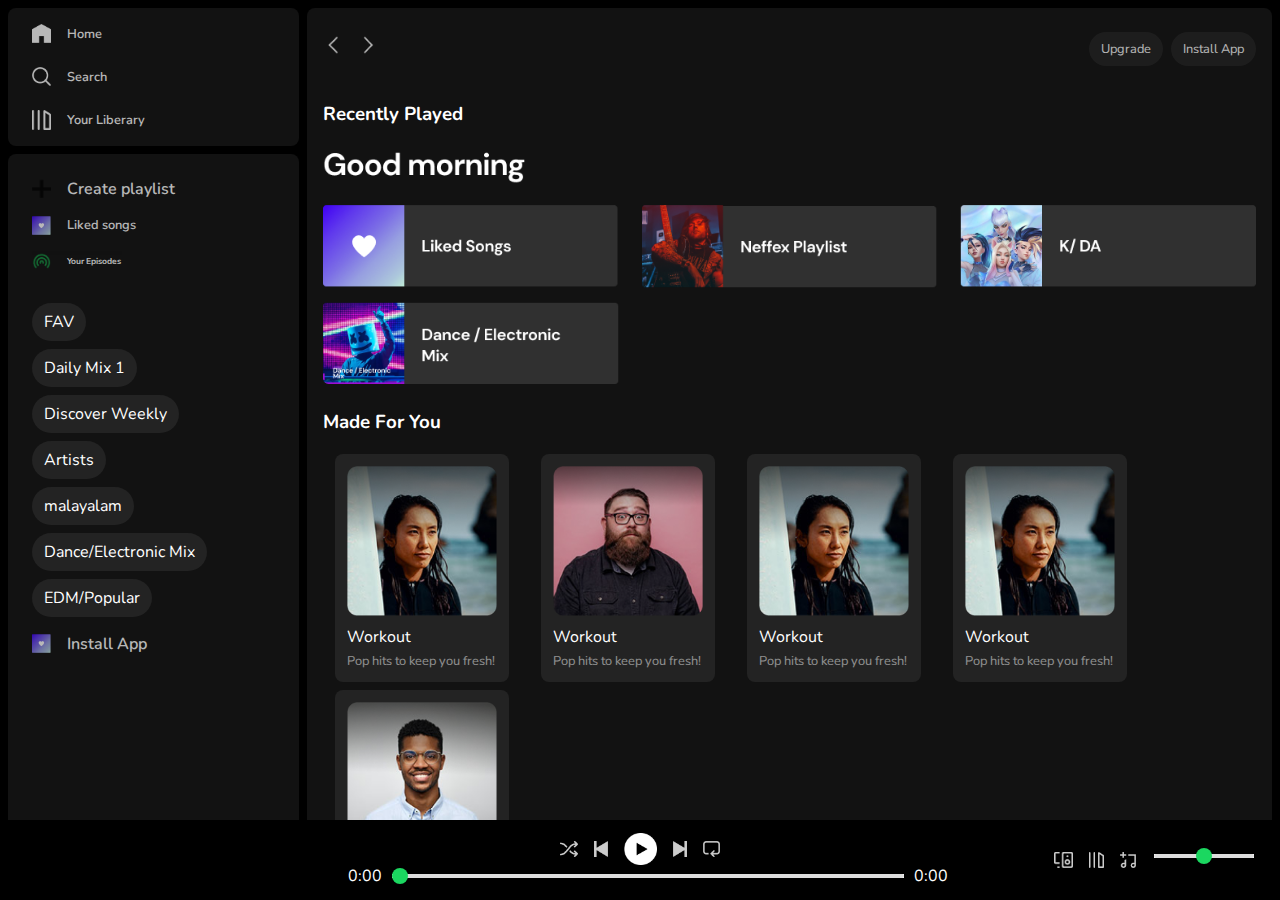
<file: index.html>
<!DOCTYPE html>
<html>
  <head>
    <meta charset="utf-8" />
    <meta http-equiv="X-UA-Compatible" content="IE=edge" />
    <title>Spotify - Web Player: Music for everyone</title>
    <meta name="description" content="Spotify clone made using html,css" />
    <meta name="viewport" content="width=device-width, initial-scale=1" />
    <link rel="stylesheet" href="./styles.css" />
    <link rel="icon" type="image/x-icon" href="./assets/logo.png" />

    <link rel="preconnect" href="https://fonts.googleapis.com" />
    <link rel="preconnect" href="https://fonts.gstatic.com" crossorigin />
    <link
      href="https://fonts.googleapis.com/css2?family=Nunito:wght@300;400;700&display=swap"
      rel="stylesheet"
    />
  </head>
  <body>
    
    <div class="container">
      <div class="sidebar">
        <div class="top-icons">
          <div class="link-flex">
            <img src="home.png" alt="Home" />
            <a href="#">Home</a>
          </div>
          <div class="link-flex">
            <img src="search.png" alt="Search" />
            <a href="#">Search</a>
          </div>
          <div class="link-flex">
           <img src="playlist.png" alt="Library" />
           <a href="#">Your Liberary</a>
          </div>
       </div>
        <div class="library">
          <div class="album-flex">
            <div class="link-flex">
              <img src="Vector.png" alt="Library" />
              <p><a href="playlist.html" target="_blank"> Create playlist</a></p>
            </div>
            <div class="link-flex">
              <img src="Group 2.png" alt="Library" />
              <a>Liked songs</a>
            </div>
            <div class="link-flex">
              <img src="gg_media-podcast.png" alt="Library" />
              <h6>Your Episodes</h6>
            </div>
            
            

          </div>
          
         
          
          <div class="album-flex">
            
            <div>
              <div class="chip">FAV</div>
              <div class="chip">Daily Mix 1</div>
              <div class="chip">Discover Weekly</div>
              <div class="chip">Artists</div>
              <div class="chip">malayalam</div>
              <div class="chip">Dance/Electronic Mix</div>
              <div class="chip">EDM/Popular</div>
            </div>
            <div class="link-flex">
              <img src="Group 2.png" alt="Library" />
              <p>Install App</p>
            </div>
            
           
            
           
            
           
           
            
           
           
            
            <div class="link-flex album-flex">
              
            </div>
            <div class="link-flex album-flex">
              
            </div>
          </div>
          <!-- Put your playlists here -->
        </div>
      </div>
      <div class="main-content">
        <div class="navbar">
          <div class="link-flex">
            <img src="back_navigation.png" />
            <img src="forward_navigation.png" />
          </div>
          <!-- Navbar content -->
          <div class="link-flex" style="gap: 0; column-gap: 0.5rem">
            <div class="chip">Upgrade</div>
            <div class="chip">Install App</div>
          </div>
        </div>
        <h3>Recently Played</h3>
        <div class="cards-container">
          <div class="card1">
            <img src="Title + playlists.png" class="card-img" />
            
          </div>
          
        </div>
        <h3>Made For You</h3>
        <div class="cards-container">
          <div class="card">
            <img src="Rectangle 16 (3).png" class="card-img" />
            <p class="card-name">Workout</p>
            <p class="card-description">Pop hits to keep you fresh!</p>
          </div>
          <div class="card">
            <img src="Rectangle 16.png" class="card-img" />
            <p class="card-name">Workout</p>
            <p class="card-description">Pop hits to keep you fresh!</p>
          </div>
          <div class="card">
            <img src="Rectangle 16 (3).png" class="card-img" />
            <p class="card-name">Workout</p>
            <p class="card-description">Pop hits to keep you fresh!</p>
          </div>
          <div class="card">
            <img src="Rectangle 16 (3).png" class="card-img" />
            <p class="card-name">Workout</p>
            <p class="card-description">Pop hits to keep you fresh!</p>
          </div>
          <div class="card">
            <img src="Rectangle 16 (2).png" class="card-img" />
            <p class="card-name">Workout</p>
            <p class="card-description">Pop hits to keep you fresh!</p>
          </div>

        </div>
       
        <div class="cards-container">
          
        </div>
      </div>
      <div class="player">
        <div class="volume-controls"></div>
        <div class="player-center">
          <div class="player-controls">
            <img
              style="height: 1rem; margin-right: 1rem; opacity: 0.8"
              src="shuffle.png"
            />
            <img
              style="height: 1rem; margin-right: 1rem; opacity: 0.8"
              src="previous_musicbar.png"
            />
            <img
              style="height: 2rem; margin-right: 1rem"
              src="play_musicbar.png"
            />
            <img
              style="height: 1rem; margin-right: 1rem; opacity: 0.8"
              src="next_musicbar.png"
            />
            <img
              style="height: 1rem; margin-right: 1rem; opacity: 0.8"
              src="loop.png"
            />
          </div>
          <div class="player-timeline">
            <span class="current-time">0:00</span>
            <input
              type="range"
              class="timeline-slider"
              min="0"
              max="100"
              step="1"
              value="0"
            />
            <span class="total-time">0:00</span>
          </div>
        </div>

        <div class="volume-controls">
          <img
            src="device.png"
            style="height: 1rem; margin-right: 1rem; opacity: 0.8"
            alt="Volume"
          />
          <img
            src="playlist.png"
            style="height: 1rem; margin-right: 1rem; opacity: 0.8"
            alt="Settings"
          />
          <img
            src="music.png"
            style="height: 1rem; margin-right: 1rem; opacity: 0.8"
            alt="Fullscreen"
          />
          <input
            type="range"
            class="volume-slider"
            min="0"
            max="100"
            step="1"
            value="50"
          />
        </div>
      </div>
    </div>
  </body>
</html>
</file>
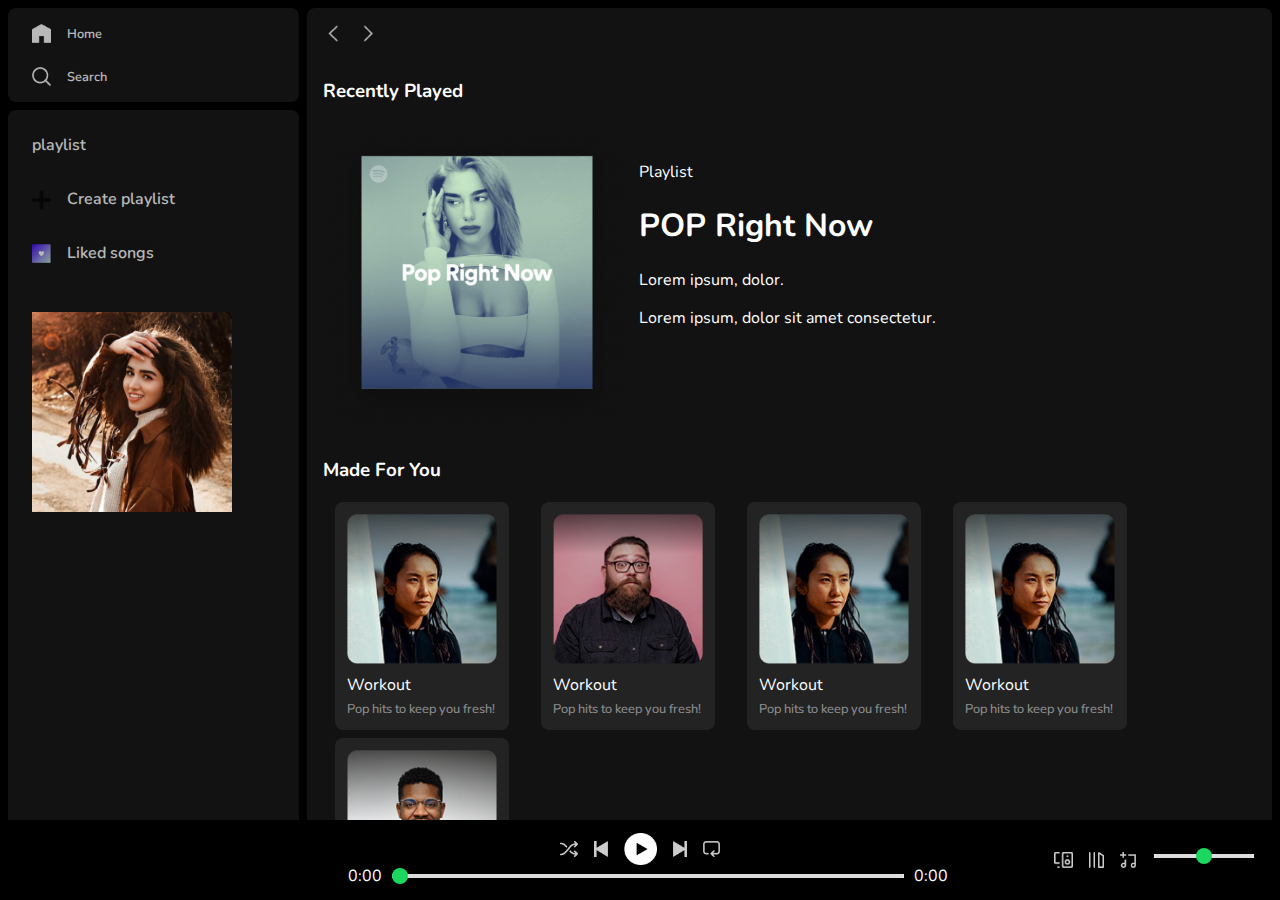
<file: playlist.html>
<!DOCTYPE html>
<html>
  <head>
    <meta charset="utf-8" />
    <meta http-equiv="X-UA-Compatible" content="IE=edge" />
    <title>Spotify - Web Player: Music for everyone</title>
    <meta name="description" content="Spotify clone made using html,css" />
    <meta name="viewport" content="width=device-width, initial-scale=1" />
    <link rel="stylesheet" href="./styles.css" />
    <link rel="icon" type="image/x-icon" href="./assets/logo.png" />

    <link rel="preconnect" href="https://fonts.googleapis.com" />
    <link rel="preconnect" href="https://fonts.gstatic.com" crossorigin />
    <link
      href="https://fonts.googleapis.com/css2?family=Nunito:wght@300;400;700&display=swap"
      rel="stylesheet"
    />
  </head>
  <body>
    
    <div class="container">
      <div class="sidebar">
        <div class="top-icons">
          <div class="link-flex">
            <img src="home.png" alt="Home" />
            <a href="#">Home</a>
          </div>
          <div class="link-flex">
            <img src="search.png" alt="Search" />
            <a href="#">Search</a>
          </div>
         
       </div>
        <div class="library">
          <div class="album-flex">
            <div class="link-flex">
          
             <p><a href="#">playlist</a> </p> 
             </div>
            <div class="link-flex">
              <img src="Vector.png" alt="Library" />
              <p><a href="playlist.html" target="_blank"> Create playlist</a></p>
            </div>
            <div class="link-flex">
              <img src="Group 2.png" alt="Library" />
              <p><a>Liked songs</a></p>
            </div>
          
          </div>
          <div class="album-flex">
            
           
           
            
           
            
           
            
           
           
            
           
           
            
            
            <div class="link-flex album-flex">
             
             
            </div>
            <img src="album art.png" height="200px">
          </div>
          <!-- Put your playlists here -->
        </div>
      </div>
      <div class="main-content">
        <div class="navbar">
          <div class="link-flex">
            <img src="back_navigation.png" />
            <img src="forward_navigation.png" />
          </div>
          <!-- Navbar content -->
          <div class="link-flex" style="gap: 0; column-gap: 0.5rem">
           
          </div>
        </div>
        <h3>Recently Played</h3>
        <div class="cards-container">
          <div class="card1">
            <img src="cat.png" class="card-img" />
           
          </div>
          <div class="card1">
            <br>
            <p>Playlist</p>
           
            <h1 style="font-size:xx-large;">POP Right Now</h1>
            <p >Lorem ipsum, dolor.</p>
            <p >Lorem ipsum, dolor sit amet consectetur.</p>
          </div>
        </div>
        <h3>Made For You</h3>
        <div class="cards-container">
          <div class="card">
            <img src="Rectangle 16 (3).png" class="card-img" />
            <p class="card-name">Workout</p>
            <p class="card-description">Pop hits to keep you fresh!</p>
          </div>
          <div class="card">
            <img src="Rectangle 16.png" class="card-img" />
            <p class="card-name">Workout</p>
            <p class="card-description">Pop hits to keep you fresh!</p>
          </div>
          <div class="card">
            <img src="Rectangle 16 (3).png" class="card-img" />
            <p class="card-name">Workout</p>
            <p class="card-description">Pop hits to keep you fresh!</p>
          </div>
          <div class="card">
            <img src="Rectangle 16 (3).png" class="card-img" />
            <p class="card-name">Workout</p>
            <p class="card-description">Pop hits to keep you fresh!</p>
          </div>
          <div class="card">
            <img src="Rectangle 16 (2).png" class="card-img" />
            <p class="card-name">Workout</p>
            <p class="card-description">Pop hits to keep you fresh!</p>
          </div>

        </div>
       
        <div class="cards-container">
          
        </div>
      </div>
      <div class="player">
        <div class="volume-controls"></div>
        <div class="player-center">
          <div class="player-controls">
            <img
              style="height: 1rem; margin-right: 1rem; opacity: 0.8"
              src="shuffle.png"
            />
            <img
              style="height: 1rem; margin-right: 1rem; opacity: 0.8"
              src="previous_musicbar.png"
            />
            <img
              style="height: 2rem; margin-right: 1rem"
              src="play_musicbar.png"
            />
            <img
              style="height: 1rem; margin-right: 1rem; opacity: 0.8"
              src="next_musicbar.png"
            />
            <img
              style="height: 1rem; margin-right: 1rem; opacity: 0.8"
              src="loop.png"
            />
          </div>
          <div class="player-timeline">
            <span class="current-time">0:00</span>
            <input
              type="range"
              class="timeline-slider"
              min="0"
              max="100"
              step="1"
              value="0"
            />
            <span class="total-time">0:00</span>
          </div>
        </div>

        <div class="volume-controls">
          <img
            src="device.png"
            style="height: 1rem; margin-right: 1rem; opacity: 0.8"
            alt="Volume"
          />
          <img
            src="playlist.png"
            style="height: 1rem; margin-right: 1rem; opacity: 0.8"
            alt="Settings"
          />
          <img
            src="music.png"
            style="height: 1rem; margin-right: 1rem; opacity: 0.8"
            alt="Fullscreen"
          />
          <input
            type="range"
            class="volume-slider"
            min="0"
            max="100"
            step="1"
            value="50"
          />
        </div>
      </div>
    </div>
  </body>
</html>
</file>
<file: styles.css>
:root {
    --black: #000;
    --grey: #121212;
    --light-grey: #232323;
    --white: #fff;
  }
  body,
  html {
    height: 100%;
    margin: 0rem;
    overflow: hidden;
    display: flex;
    flex-direction: column;
    font-family: "Nunito", sans-serif;
    background-color: var(--black);
    color: var(--white);
  }
  
  a {
    color: var(--white);
    text-decoration: none;
  }
  
  .container {
    display: flex;
    flex: 1;
    overflow: hidden;
    background-color: var(--black);
    padding: 0.5rem;
  }
  
  .sidebar {
    flex: 0.25;
    overflow-y: auto;
  
    display: flex;
    flex-direction: column;
    margin-right: 0.5rem;
  }
  
  .top-icons {
    display: flex;
    flex-direction: column;
    gap: 1.5rem;
    padding: 1rem 1.5rem;
    margin-bottom: 0.5rem;
    background-color: var(--grey);
    border-radius: 0.5rem;
  }
  
  .link-flex {
    display: flex;
    justify-content: flex-start;
    gap: 1rem;
    align-items: center;
    opacity: 0.7;
    font-weight: 600;
    font-size: 0.8rem;
    cursor: pointer;
  }
  
  .link-flex:hover {
    opacity: 1;
    transition: all 0.3s;
  }
  
  .link-flex img {
    height: 1.2rem;
    width: 1.2rem;
  }
  .link-flex p {
    font-size: 1rem;
    color: var(--white);
  }
  
  .library {
    border-radius: 0.5rem;
    flex: 3;
    overflow-y: auto;
    background-color: var(--grey);
    padding: 0.5rem 1.5rem;
  }
  
  .flex-top {
    display: flex;
    justify-content: space-between;
    align-items: center;
  }
  
  .flex-top img {
    height: 1rem;
    width: 1rem;
    opacity: 0.8;
    margin-top: 0.5rem;
  }
  
  .flex-top p {
    font-size: 0.8rem;
    opacity: 0.8;
  }
  
  .flex-top p:hover {
    opacity: 1;
    transition: all 0.3s;
  }
  
  .flex-top img:hover {
    opacity: 1;
    transition: all 0.3s;
  }
  
  .chip {
    margin-top: 0.5rem;
    padding: 0.5rem 0.75rem;
    background-color: var(--light-grey);
    border-radius: 5rem;
    width: fit-content;
    font-weight: normal;
    color: var(--white);
  }
  
  .main-content {
    flex: 0.8;
    overflow-y: auto;
    background-color: var(--grey);
    display: flex;
    flex-direction: column;
    padding: 0rem 1rem;
    border-radius: 0.5rem;
    padding-bottom: 6rem;
  }
  
  .album-flex {
    margin-bottom: 1rem !important;
  }
  
  .albums {
    margin-top: 1rem;
  }
  
  .album-cover {
    height: 3rem !important;
    width: 3rem !important;
    border-radius: 0.2rem;
  }
  
  .col-flex p {
    margin: 0;
    font-weight: normal;
    font-size: 0.8rem;
  }
  
  .album-name {
    color: var(--white);
    margin-bottom: 0.35rem !important;
    font-size: 1rem !important;
  }
  
  .navbar {
    position: sticky;
    top: 0;
    display: flex;
    justify-content: space-between;
    padding: 1rem 0rem;
    align-items: center;
    background-color: var(--grey);
    z-index: 1000;
    /* Other styles as needed */
  }
  
  .cards-container {
    display: flex;
    gap: 0.5rem;
    flex-wrap: wrap;
    /* Other styles as needed */
  }
  
  .card {
    width: 150px;
    background-color: var(--light-grey);
    padding: 0.75rem;
    border-radius: 0.5rem;
    height: fit-content;
    margin: 0rem 0.75rem;
  }
  
  .card-img {
    width: 100%;
    border-radius: 0.35rem;
  }
  
  .card-name {
    margin: 0.25rem 0;
  }
  
  .card-description {
    margin: 0;
    font-size: 0.8rem;
    opacity: 0.5;
  }
  
  .player {
    width: 100%;
    height: 80px; /* Adjust as needed */
    position: fixed;
    bottom: 0;
    background-color: var(--black);
    display: flex;
    justify-content: space-between;
    align-items: center;
  }
  
  .volume-controls {
    width: 20vw;
  }
  
  .player-center {
    display: flex;
    flex-direction: column;
    justify-content: center;
    align-items: center;
    width: 40vw;
  }
  
  .player-controls {
    display: flex;
    align-items: center;
  }
  
  .volume-controls {
    display: flex;
    justify-content: flex-end;
    margin-right: 2rem;
  }
  
  .player-timeline {
    display: flex;
    align-items: center;
  }
  
  .timeline-slider {
    margin: 0 10px;
    width: 40vw;
  }
  
  .volume-slider {
    width: 100px;
    height: 4px;
  }
  
  .timeline-slider:hover,
  .volume-slider:hover {
    background-color: #1bd760;
  }
  .timeline-slider,
  .volume-slider {
    -webkit-appearance: none;
  }
  
  .timeline-slider::-webkit-slider-runnable-track,
  .volume-slider::-webkit-slider-runnable-track {
    height: 4px;
    background: #ddd;
    border: none;
    border-radius: 100px;
  }
  
  .timeline-slider::-webkit-slider-thumb,
  .volume-slider::-webkit-slider-thumb {
    -webkit-appearance: none;
    border: none;
    height: 16px;
    width: 16px;
    border-radius: 50%;
    background: #1bd760;
    margin-top: -6px;
  }
  
  .timeline-slider:focus,
  .volume-slider:focus {
    outline: none;
  }
  
  .timeline-slider:focus::-webkit-slider-runnable-track {
    background: #ccc;
  }
</file>
